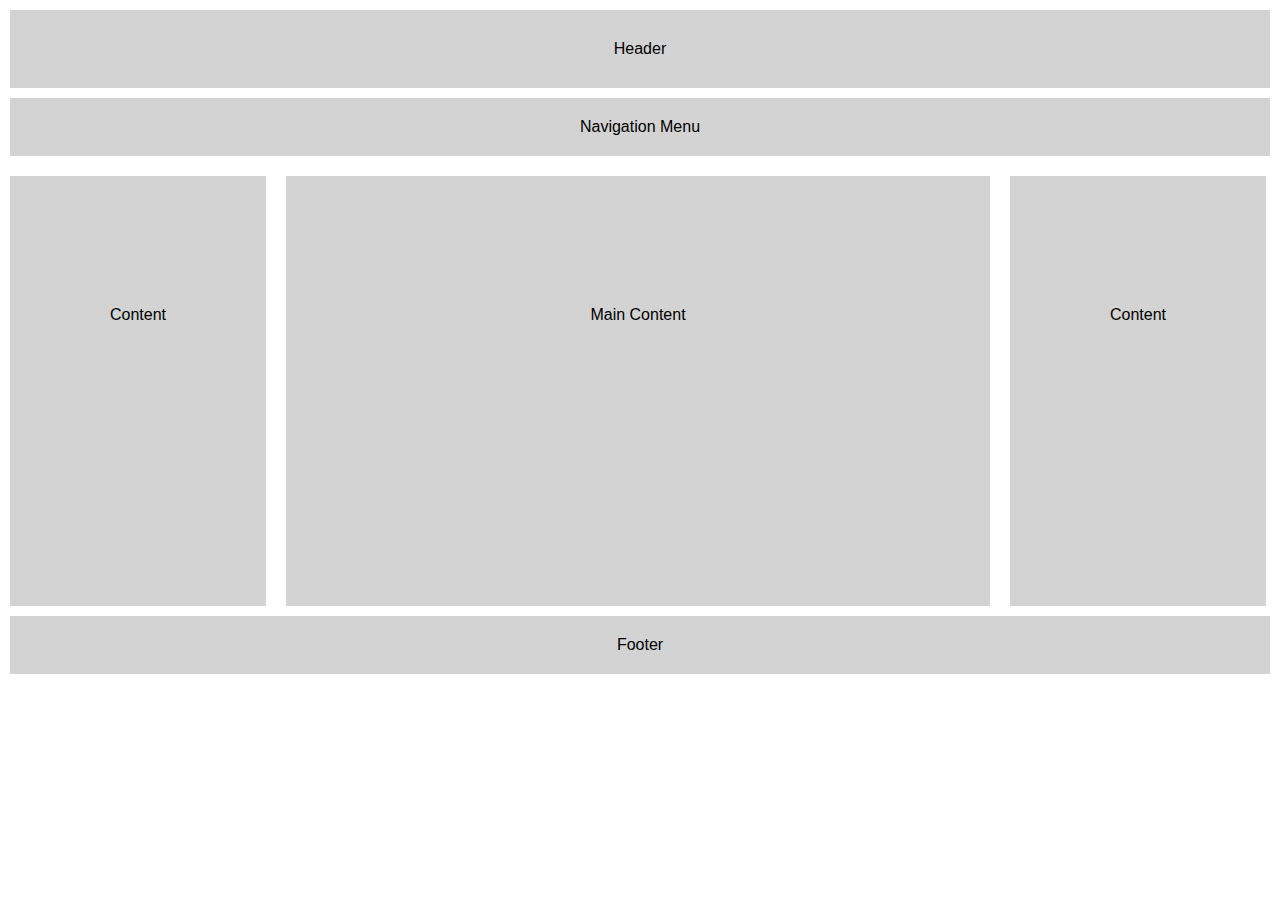
<file: Task1/index.html>
<!DOCTYPE html>
<html lang="en">
<head>
    <meta charset="UTF-8">
    <title>Task 1 Layout</title>
</head>

<body style="margin:0; font-family:Arial;">

    <header style="background:lightgray; margin:10px; padding:30px; text-align:center;">
        Header
    </header>

    <nav style="background:lightgray; margin:10px; padding:20px; text-align:center;">
        Navigation Menu
    </nav>

    <aside style="background:lightgray; width:20%; height:300px; float:left; margin:10px; text-align:center; padding-top:130px;">
        Content
    </aside>

    <main style="background:lightgray; width:55%; height:300px; float:left; margin:10px; text-align:center; padding-top:130px;">
        Main Content
    </main>

    <aside style="background:lightgray; width:20%; height:300px; float:left; margin:10px; text-align:center; padding-top:130px;">
        Content
    </aside>

    <footer style="background:lightgray; margin:10px; padding:20px; text-align:center; clear:both;">
        Footer
    </footer>

</body>
</html>
</file>
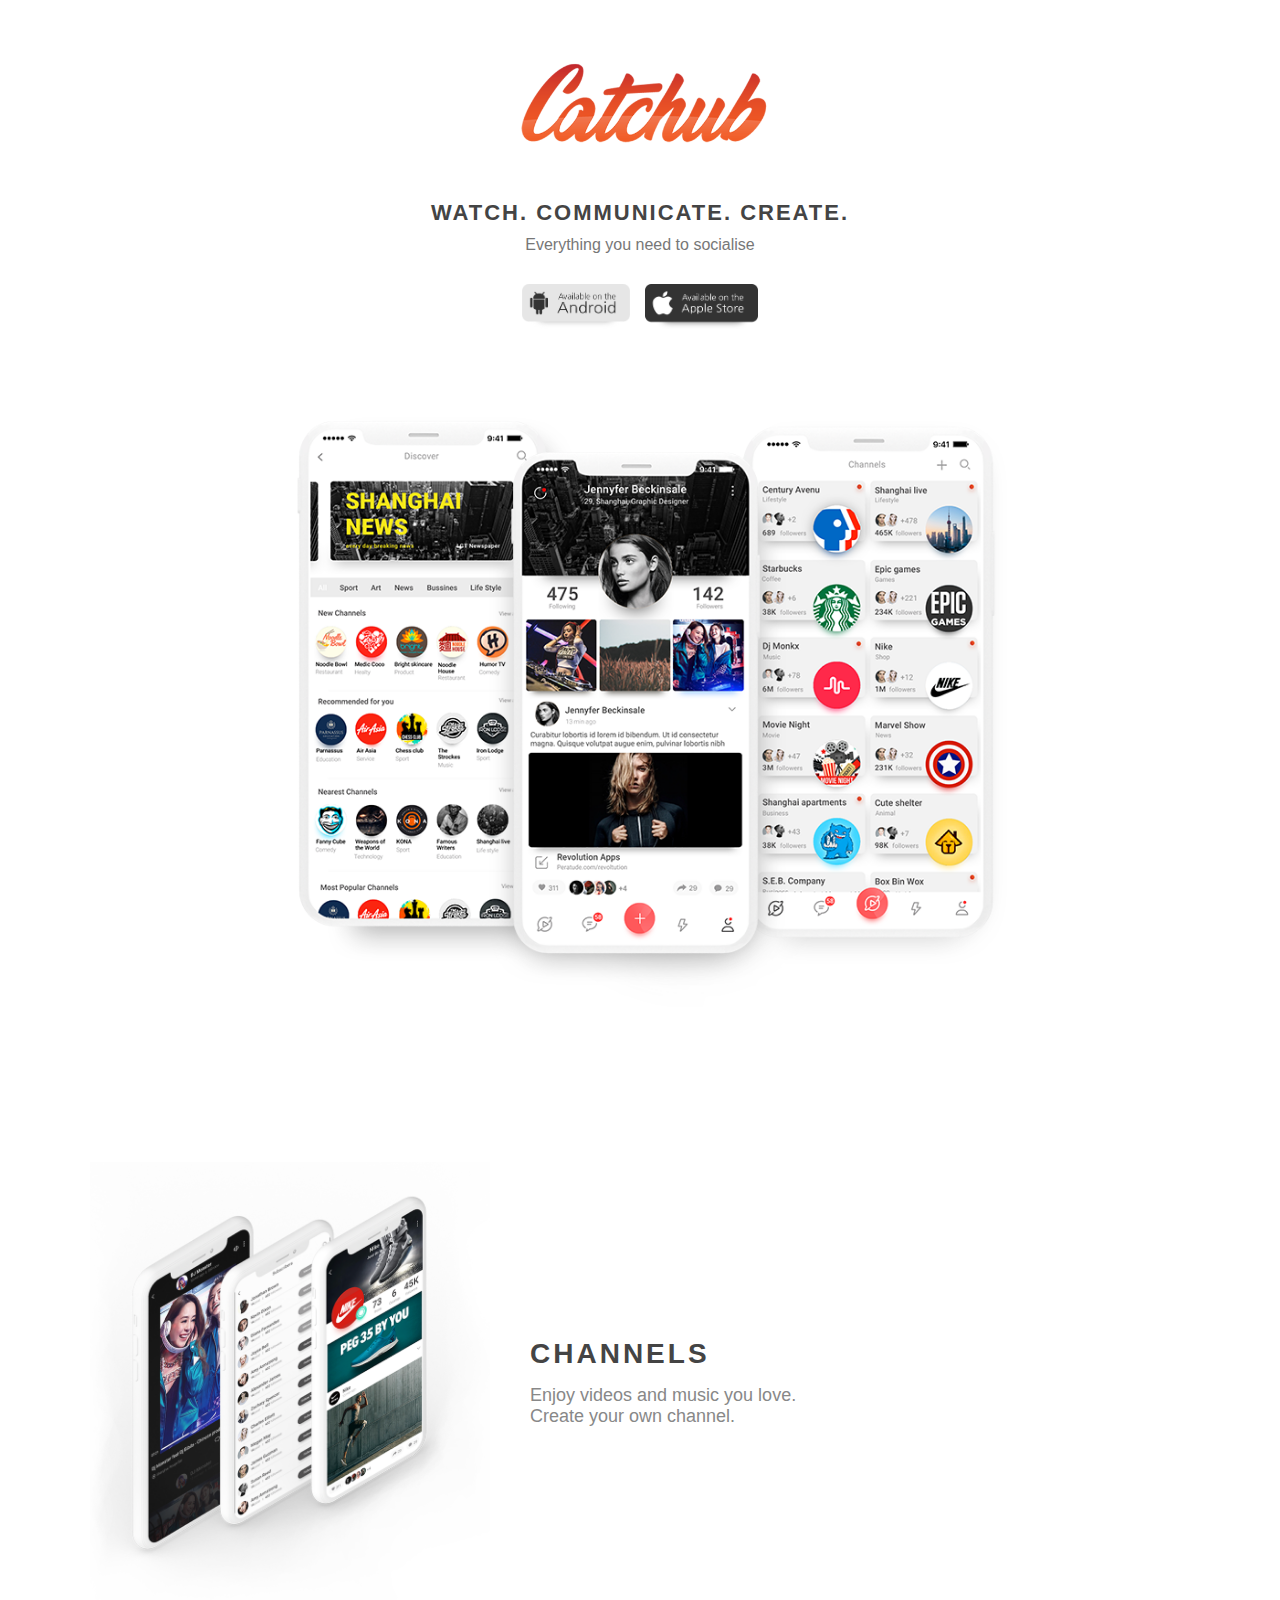
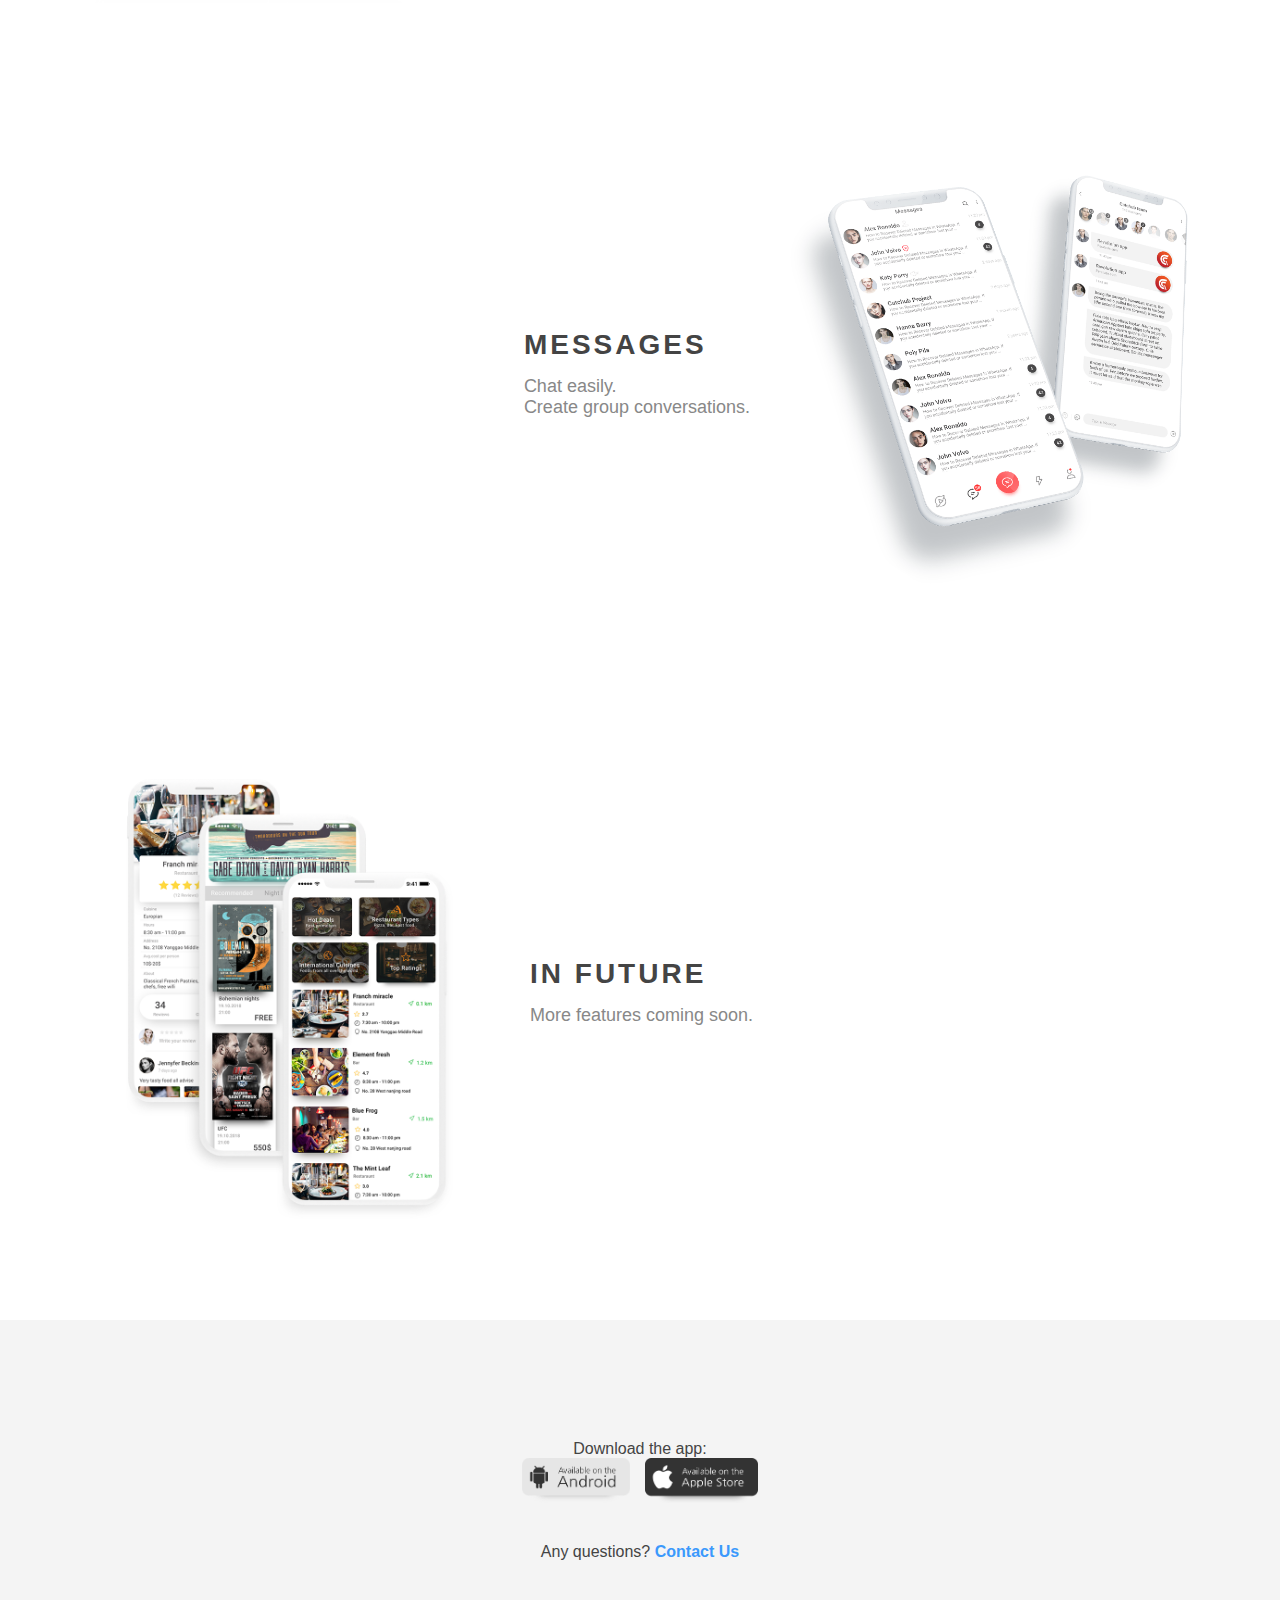
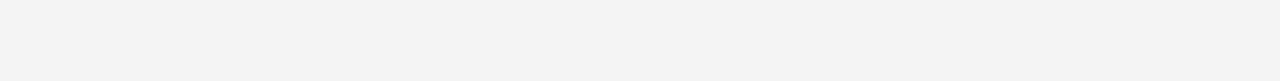
<file: Task2/index.html>
<!DOCTYPE html>
<html lang="en">

<head>
    <meta charset="UTF-8">
    <meta name="viewport" content="width=device-width, initial-scale=1.0">
    <title>Catchub</title>
    
    <style>
        * {
            margin: 0;
            padding: 0;
            box-sizing: border-box;
        }

        body {
            font-family: 'Montserrat', sans-serif;
            color: #444;
            background: white;
        }

        .container {
            max-width: 1100px;
            margin: auto;
            padding: 40px;
            text-align: center;
        }

        header img.logo {
            width: 300px;
            margin-bottom: 20px;
        }

        h1 {
            font-size: 22px;
            letter-spacing: 2px;
            margin-bottom: 10px;
        }

        .subtitle {
            color: #777;
            margin-bottom: 30px;
        }

        .buttons {
            display: flex;
            justify-content: center;
            gap: 15px;
            margin-bottom: 40px;
        }

        .buttons img {
            height: 45px;
        }

        .hero {
            width: 100%;
            max-width: 800px;
        }

        .feature {
            display: flex;
            align-items: center;
            gap: 40px;
            padding: 80px 0;
        }

        .feature.reverse {
            flex-direction: row-reverse;
        }

        .feature img {
            width: 100%;
            max-width: 400px;
        }

        .text {
            text-align: left;
        }

        .text h2 {
            font-size: 28px;
            margin-bottom: 15px;
            letter-spacing: 3px;
        }

        .text p {
            color: #888;
            font-size: 18px;
        }

        footer {
            background: #f4f4f4;
            padding: 80px 0;
        }

        .contact {
            color: #3b99fc;
            font-weight: bold;
            text-decoration: none;
        }

        @media (max-width: 800px) {

            .feature,
            .feature.reverse {
                flex-direction: column;
                text-align: center;
            }

            .text {
                text-align: center;
            }
        }
    </style>
</head>

<body>

    <header class="container">
        <img src="images/logo.png" class="logo" alt="Catchub">
        <h1>WATCH. COMMUNICATE. CREATE.</h1>
        <p class="subtitle">Everything you need to socialise</p>

        <div class="buttons">
            <img src="images/play_store.png" alt="Play Store">
            <img src="images/app_store.png" alt="App Store">
        </div>

        <img src="images/top_screens.png" class="hero" alt="App Preview">
    </header>

    <section class="container feature">
        <img src="images/sec_screens.png" alt="Channels">
        <div class="text">
            <h2>CHANNELS</h2>
            <p>Enjoy videos and music you love.<br>Create your own channel.</p>
        </div>
    </section>

    <section class="container feature reverse">
        <img src="images/thhh_screens.png" alt="Messages">
        <div class="text">
            <h2>MESSAGES</h2>
            <p>Chat easily.<br>Create group conversations.</p>
        </div>
    </section>

    <section class="container feature">
        <img src="images/for_screens.png" alt="Future">
        <div class="text">
            <h2>IN FUTURE</h2>
            <p>More features coming soon.</p>
        </div>
    </section>

    <footer>
        <div class="container">
            <p>Download the app:</p>
            <div class="buttons">
                <img src="images/play_store.png" alt="Play Store">
                <img src="images/app_store.png" alt="App Store">
            </div>
            <p>Any questions? <a href="#" class="contact">Contact Us</a></p>
        </div>
    </footer>

</body>

</html>
</file>
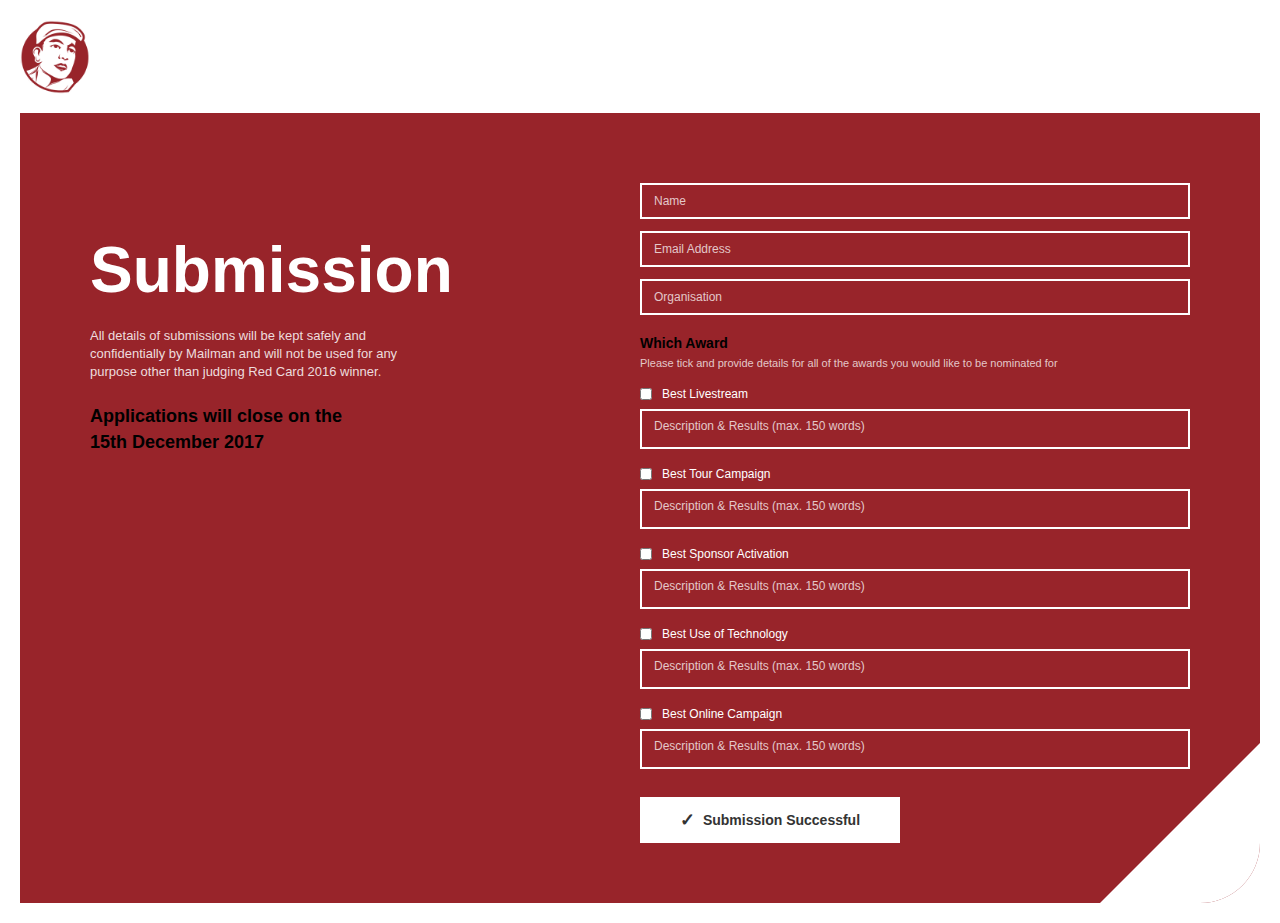
<file: Task3/index.html>
<!DOCTYPE html>
<html lang="en">
<head>
  <meta charset="UTF-8" />
  <meta name="viewport" content="width=device-width, initial-scale=1.0" />
  <title>Task 3 - Submission</title>

  <link rel="shortcut icon" href="images/logo.png" type="image/x-icon" />

  <style>
    * {
      margin: 0;
      padding: 0;
      box-sizing: border-box;
      font-family: Arial, Helvetica, sans-serif;
    }

    body {
      background: #ffffff;
      padding: 20px;
    }
    
    .topbar img {
      width: 70px;
      height: auto;
    }

    .card {
      margin-top: 15px;
      background: #98242A;
      min-height: 80vh;
      border-bottom-right-radius: 60px;
      position: relative;
      overflow: hidden;

      display: flex;
      justify-content: space-between;
      gap: 60px;
      padding: 60px 70px;
      color: #fff;
    }

    .card::after {
      content: "";
      position: absolute;
      right: 0;
      bottom: 0;
      width: 0;
      height: 0;
      border-bottom: 160px solid #fff;
      border-left: 160px solid transparent;
    }

    .left {
      width: 40%;
      padding-top: 60px;
    }

    .left h1 {
      font-size: 64px;
      font-weight: 900;
      margin-bottom: 20px;
    }

    .left p {
      font-size: 13px;
      line-height: 18px;
      color: rgba(255, 255, 255, 0.85);
      margin-bottom: 22px;
      max-width: 320px;
    }

    .left .close {
      font-size: 18px;
      font-weight: 900;
      color: #000;
      line-height: 26px;
    }

    .right {
      width: 50%;
      padding-top: 10px;
    }

    form {
      display: flex;
      flex-direction: column;
      gap: 12px;
    }

    input[type="text"],
    input[type="email"] {
      height: 36px;
      border: 2px solid #fff;
      background: transparent;
      padding: 0 12px;
      color: #fff;
      font-size: 13px;
      outline: none;
    }

    input::placeholder,
    textarea::placeholder {
      color: rgba(255, 255, 255, 0.75);
      font-size: 12px;
    }

    .award-title {
      margin-top: 8px;
      font-size: 14px;
      font-weight: 800;
      color: #000;
    }

    .award-sub {
      font-size: 11px;
      margin-top: -6px;
      color: rgba(255, 255, 255, 0.75);
      margin-bottom: 6px;
    }

    
    .award-block {
      display: flex;
      flex-direction: column;
      gap: 8px;
      margin-bottom: 6px;
    }

    .award-row {
      display: flex;
      align-items: center;
      gap: 10px;
      font-size: 12px;
      color: #fff;
    }

    .award-row input[type="checkbox"] {
      width: 12px;
      height: 12px;
      accent-color: #fff;
    }

    textarea {
      width: 100%;
      height: 40px;
      border: 2px solid #fff;
      background: transparent;
      padding: 8px 12px;
      color: #fff;
      font-size: 12px;
      outline: none;
      resize: none;
    }

    
    .submit-btn {
      margin-top: 10px;
      height: 46px;
      border: none;
      background: #fff;
      color: #333;
      font-size: 14px;
      cursor: pointer;
      width: 260px;
      display: flex;
      align-items: center;
      justify-content: center;
      gap: 8px;
      font-weight: 600;
    }

    .submit-btn span {
      font-size: 18px;
    }

    
    @media (max-width: 900px) {
      .card {
        flex-direction: column;
        padding: 40px 25px;
        gap: 30px;
      }

      .left,
      .right {
        width: 100%;
      }

      .left h1 {
        font-size: 50px;
      }
    }
  </style>
</head>

<body>

  <div class="topbar">
    <img src="images/logo.png" alt="Logo">
  </div>

  
  <div class="card">

    
    <div class="left">
      <h1>Submission</h1>

      <p>
        All details of submissions will be kept safely and confidentially by
        Mailman and will not be used for any purpose other than judging Red Card 2016 winner.
      </p>

      <p class="close">
        Applications will close on the <br />
        15th December 2017
      </p>
    </div>

   
    <div class="right">
      <form>

        <input type="text" placeholder="Name" />
        <input type="email" placeholder="Email Address" />
        <input type="text" placeholder="Organisation" />

        <div class="award-title">Which Award</div>
        <div class="award-sub">
          Please tick and provide details for all of the awards you would like to be nominated for
        </div>

        <div class="award-block">
          <div class="award-row">
            <input type="checkbox" id="award1" />
            <label for="award1">Best Livestream</label>
          </div>
          <textarea placeholder="Description & Results (max. 150 words)"></textarea>
        </div>

        <div class="award-block">
          <div class="award-row">
            <input type="checkbox" id="award2" />
            <label for="award2">Best Tour Campaign</label>
          </div>
          <textarea placeholder="Description & Results (max. 150 words)"></textarea>
        </div>

        <div class="award-block">
          <div class="award-row">
            <input type="checkbox" id="award3" />
            <label for="award3">Best Sponsor Activation</label>
          </div>
          <textarea placeholder="Description & Results (max. 150 words)"></textarea>
        </div>

        <div class="award-block">
          <div class="award-row">
            <input type="checkbox" id="award4" />
            <label for="award4">Best Use of Technology</label>
          </div>
          <textarea placeholder="Description & Results (max. 150 words)"></textarea>
        </div>

        <div class="award-block">
          <div class="award-row">
            <input type="checkbox" id="award5" />
            <label for="award5">Best Online Campaign</label>
          </div>
          <textarea placeholder="Description & Results (max. 150 words)"></textarea>
        </div>

        <button type="submit" class="submit-btn">
          <span>✓</span> Submission Successful
        </button>

      </form>
    </div>

  </div>

</body>
</html>
</file>
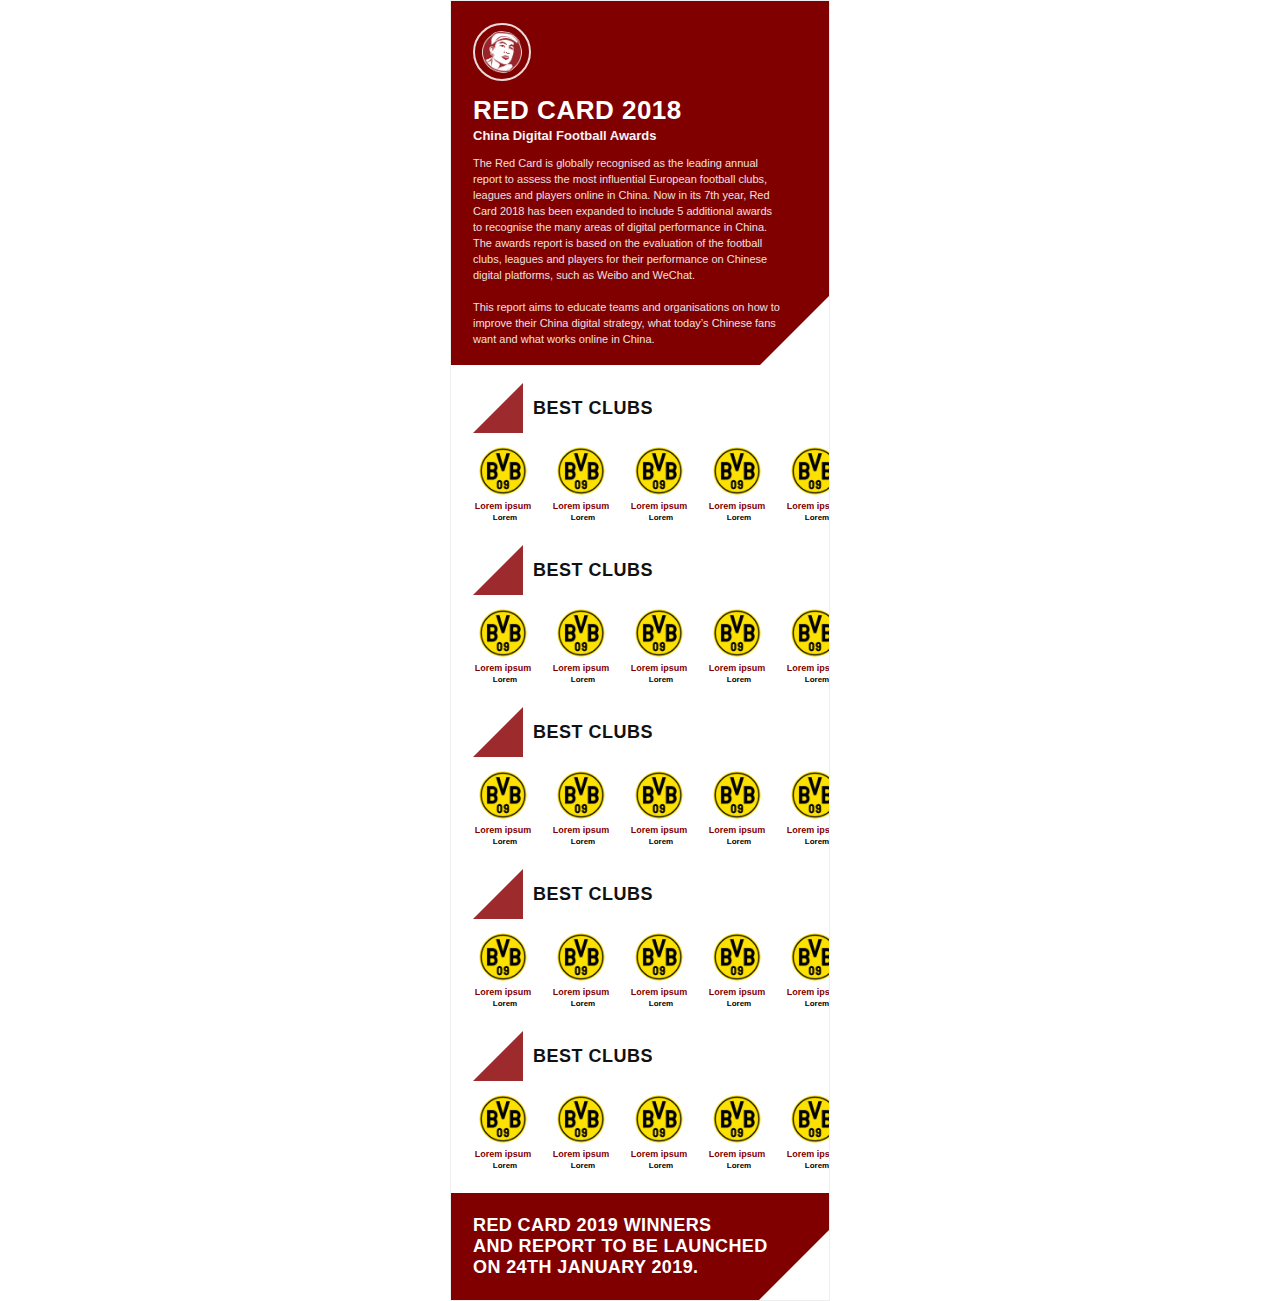
<file: Task4/index.html>
<!DOCTYPE html>
<html lang="en">
<head>
  <meta charset="UTF-8" />
  <meta name="viewport" content="width=device-width, initial-scale=1.0" />
  <title>Task 4 - Red Card 2018</title>

  <link rel="shortcut icon" href="./images/icon_awards.png" type="image/x-icon" />

  <style>
    *{
      margin: 0;
      padding: 0;
      box-sizing: border-box;
      font-family: Arial, Helvetica, sans-serif;
    }

    body{
      background: white;
      display: flex;
      justify-content: center;
      padding: 0;
    }

    
    .page{
      width: 380px;
      min-height: 100vh;
      background: white;
      position: relative;
      overflow: hidden;
      border: 1px solid #eee;
    }

    
    .header{
      background: maroon;
      color: white;
      padding: 22px 22px 18px 22px;
      position: relative;
      overflow: hidden;
    }

    
    .header::after{
      content: "";
      position: absolute;
      right: 0;
      bottom: -1px;
      width: 0;
      height: 0;
      border-bottom: 70px solid #fff;
      border-left: 70px solid transparent;
    }

    .logo-circle{
      width: 58px;
      height: 58px;
      border-radius: 50%;
      border: 2px solid rgba(255,255,255,0.85);
      display: flex;
      align-items: center;
      justify-content: center;
      margin-bottom: 14px;
    }

    .logo-circle img{
      width: 42px;
      height: 42px;
      object-fit: contain;
      border-radius: 50%;
    }

    .title{
      font-size: 26px;
      font-weight: 900;
      letter-spacing: 0.5px;
      margin-bottom: 2px;
    }

    .subtitle{
      font-size: 13px;
      font-weight: 700;
      opacity: 0.95;
      margin-bottom: 12px;
    }

    .desc{
      font-size: 11px;
      line-height: 16px;
      opacity: 0.88;
      max-width: 310px;
    }

    
    .content{
      padding: 18px 22px 0 22px;
    }

    .section{
      margin-bottom: 22px;
    }

    .section-head{
      display: flex;
      align-items: center;
      gap: 10px;
      margin-bottom: 14px;
    }

   
    .corner-triangle{
      width: 18px;
      height: 18px;
      background: maroon;
      clip-path: polygon(0 0, 100% 0, 0 100%);
    }

    .section-title{
      font-size: 18px;
      font-weight: 900;
      color: #111;
      letter-spacing: 0.5px;
    }

    .clubs{
      display: flex;
      gap: 18px;
      flex-wrap: nowrap;   
      justify-content: space-between;
      width: 100%;
    }

    .club{
      width: 60px;                
      text-align: center;
      flex: 0 0 auto;
    }

    .club img{
      width: 48px;
      height: 48px;
      object-fit: contain;
      margin-bottom: 6px;
      display: block;
      margin-left: auto;
      margin-right: auto;
    }

    .club p{
      font-size: 9px;
      line-height: 11px;
      color: maroon;
      font-weight: 700;
    }

    .club span{
      display: block;            
      font-size: 8px;
      color: black;
      font-weight: 600;
      margin-left: 4px;
    }

    .footer {
  background: maroon;
  color: white;
  padding: 22px;
  font-weight: 900;
  font-size: 18px;
  letter-spacing: 0.4px;
  position: relative;
  margin-top: 18px;
  overflow: hidden;
}

.footer::after {
  content: "";
  position: absolute;
  right: 0;
  bottom: 0;   
  width: 0;
  height: 0;
  border-bottom: 70px solid white; 
  border-left: 70px solid transparent; 
}

  </style>
</head>

<body>

  <div class="page">

    
    <header class="header">

      <div class="logo-circle">
        <img src="./images/logo.png" alt="Logo">
      </div>

      <div class="title">RED CARD 2018</div>
      <div class="subtitle">China Digital Football Awards</div>

      <p class="desc">
        The Red Card is globally recognised as the leading annual report to assess the most influential
        European football clubs, leagues and players online in China. Now in its 7th year, Red Card 2018
        has been expanded to include 5 additional awards to recognise the many areas of digital performance
        in China. The awards report is based on the evaluation of the football clubs, leagues and players
        for their performance on Chinese digital platforms, such as Weibo and WeChat.
        <br><br>
        This report aims to educate teams and organisations on how to improve their China digital strategy,
        what today’s Chinese fans want and what works online in China.
      </p>

    </header>

  
    <main class="content">

      
      <section class="section">
        <div class="section-head">
          <img src="./images/icon_awards.png" alt="icon">
          <div class="section-title">BEST CLUBS</div>
        </div>

        <div class="clubs">
          <div class="club"><img src="./images/BVB.png" alt="BVB"><p>Lorem ipsum <span>Lorem</span></p></div>
          <div class="club"><img src="./images/BVB.png" alt="BVB"><p>Lorem ipsum <span>Lorem</span></p></div>
          <div class="club"><img src="./images/BVB.png" alt="BVB"><p>Lorem ipsum <span>Lorem</span></p></div>
          <div class="club"><img src="./images/BVB.png" alt="BVB"><p>Lorem ipsum <span>Lorem</span></p></div>
          <div class="club"><img src="./images/BVB.png" alt="BVB"><p>Lorem ipsum <span>Lorem</span></p></div>
        </div>
      </section>

      <section class="section">
        <div class="section-head">
          <img src="./images/icon_awards.png" alt="icon">
          <div class="section-title">BEST CLUBS</div>
        </div>

        <div class="clubs">
          <div class="club"><img src="./images/BVB.png" alt="BVB"><p>Lorem ipsum <span>Lorem</span></p></div>
          <div class="club"><img src="./images/BVB.png" alt="BVB"><p>Lorem ipsum <span>Lorem</span></p></div>
          <div class="club"><img src="./images/BVB.png" alt="BVB"><p>Lorem ipsum <span>Lorem</span></p></div>
          <div class="club"><img src="./images/BVB.png" alt="BVB"><p>Lorem ipsum <span>Lorem</span></p></div>
          <div class="club"><img src="./images/BVB.png" alt="BVB"><p>Lorem ipsum <span>Lorem</span></p></div>
        </div>
      </section>

      <section class="section">
        <div class="section-head">
          <img src="./images/icon_awards.png" alt="icon">
          <div class="section-title">BEST CLUBS</div>
        </div>

        <div class="clubs">
          <div class="club"><img src="./images/BVB.png" alt="BVB"><p>Lorem ipsum <span>Lorem</span></p></div>
          <div class="club"><img src="./images/BVB.png" alt="BVB"><p>Lorem ipsum <span>Lorem</span></p></div>
          <div class="club"><img src="./images/BVB.png" alt="BVB"><p>Lorem ipsum <span>Lorem</span></p></div>
          <div class="club"><img src="./images/BVB.png" alt="BVB"><p>Lorem ipsum <span>Lorem</span></p></div>
          <div class="club"><img src="./images/BVB.png" alt="BVB"><p>Lorem ipsum <span>Lorem</span></p></div>
        </div>
      </section>

      <section class="section">
        <div class="section-head">
          <img src="./images/icon_awards.png" alt="icon">
          <div class="section-title">BEST CLUBS</div>
        </div>

        <div class="clubs">
          <div class="club"><img src="./images/BVB.png" alt="BVB"><p>Lorem ipsum <span>Lorem</span></p></div>
          <div class="club"><img src="./images/BVB.png" alt="BVB"><p>Lorem ipsum <span>Lorem</span></p></div>
          <div class="club"><img src="./images/BVB.png" alt="BVB"><p>Lorem ipsum <span>Lorem</span></p></div>
          <div class="club"><img src="./images/BVB.png" alt="BVB"><p>Lorem ipsum <span>Lorem</span></p></div>
          <div class="club"><img src="./images/BVB.png" alt="BVB"><p>Lorem ipsum <span>Lorem</span></p></div>
        </div>
      </section>

      <section class="section">
        <div class="section-head">
          <img src="./images/icon_awards.png" alt="icon">
          <div class="section-title">BEST CLUBS</div>
        </div>

        <div class="clubs">
          <div class="club"><img src="./images/BVB.png" alt="BVB"><p>Lorem ipsum <span>Lorem</span></p></div>
          <div class="club"><img src="./images/BVB.png" alt="BVB"><p>Lorem ipsum <span>Lorem</span></p></div>
          <div class="club"><img src="./images/BVB.png" alt="BVB"><p>Lorem ipsum <span>Lorem</span></p></div>
          <div class="club"><img src="./images/BVB.png" alt="BVB"><p>Lorem ipsum <span>Lorem</span></p></div>
          <div class="club"><img src="./images/BVB.png" alt="BVB"><p>Lorem ipsum <span>Lorem</span></p></div>

                

        </div>
      </section>

    </main>

   
    <footer class="footer">
      RED CARD 2019 WINNERS <br />
      AND REPORT TO BE LAUNCHED <br />
      ON 24TH JANUARY 2019.
    </footer>

  </div>

</body>
</html>
</file>
